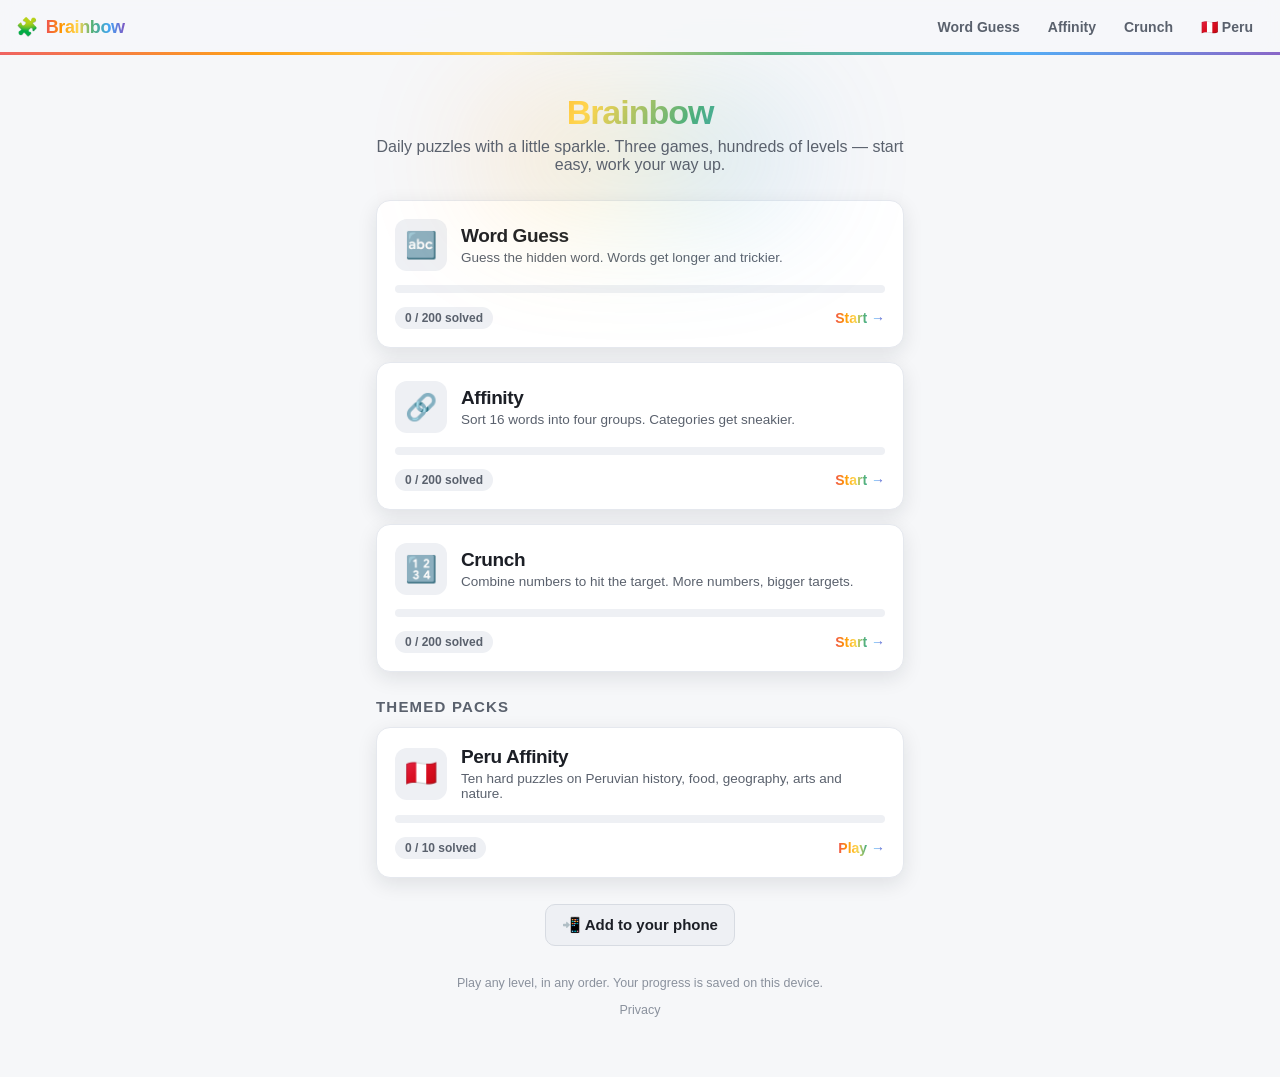
<file: index.html>
<!doctype html>
<html lang="en">
<head>
  <meta charset="utf-8" />
  <meta name="viewport" content="width=device-width, initial-scale=1, viewport-fit=cover" />
  <meta name="theme-color" content="#0f1115" />
  <title>Brainbow</title>
  <link rel="icon" href="data:image/svg+xml,%3Csvg xmlns='http://www.w3.org/2000/svg' viewBox='0 0 100 100'%3E%3Ctext y='.9em' font-size='90'%3E%F0%9F%A7%A9%3C/text%3E%3C/svg%3E" />
  <link rel="stylesheet" href="css/main.css?v=23" />
  <link rel="manifest" href="manifest.json" />
  <link rel="apple-touch-icon" href="icons/icon-180.png" />
  <meta name="apple-mobile-web-app-capable" content="yes" />
  <meta name="apple-mobile-web-app-status-bar-style" content="black-translucent" />
  <meta name="apple-mobile-web-app-title" content="Brainbow" />
  <meta name="mobile-web-app-capable" content="yes" />
</head>
<body>
  <div id="nav"></div>

  <main class="home">
    <header class="home-hero">
      <h1>Brainbow</h1>
      <p class="home-sub">Daily puzzles with a little sparkle. Three games, hundreds of levels — start easy, work your way up.</p>
    </header>

    <section class="cards" id="cards"></section>

    <h2 class="section-h">Themed packs</h2>
    <section class="cards" id="packs"></section>

    <div class="install-slot" id="install-slot"></div>

    <footer class="home-foot">
      <p>Play any level, in any order. Your progress is saved on this device.</p>
      <p class="foot-links"><a href="privacy.html">Privacy</a></p>
    </footer>
  </main>

  <script src="js/common.js?v=23"></script>
  <script src="js/home.js?v=23"></script>
  <script>
    if ("serviceWorker" in navigator) {
      window.addEventListener("load", function () {
        navigator.serviceWorker.register("sw.js").catch(function () {});
      });
    }
  </script>
</body>
</html>
</file>
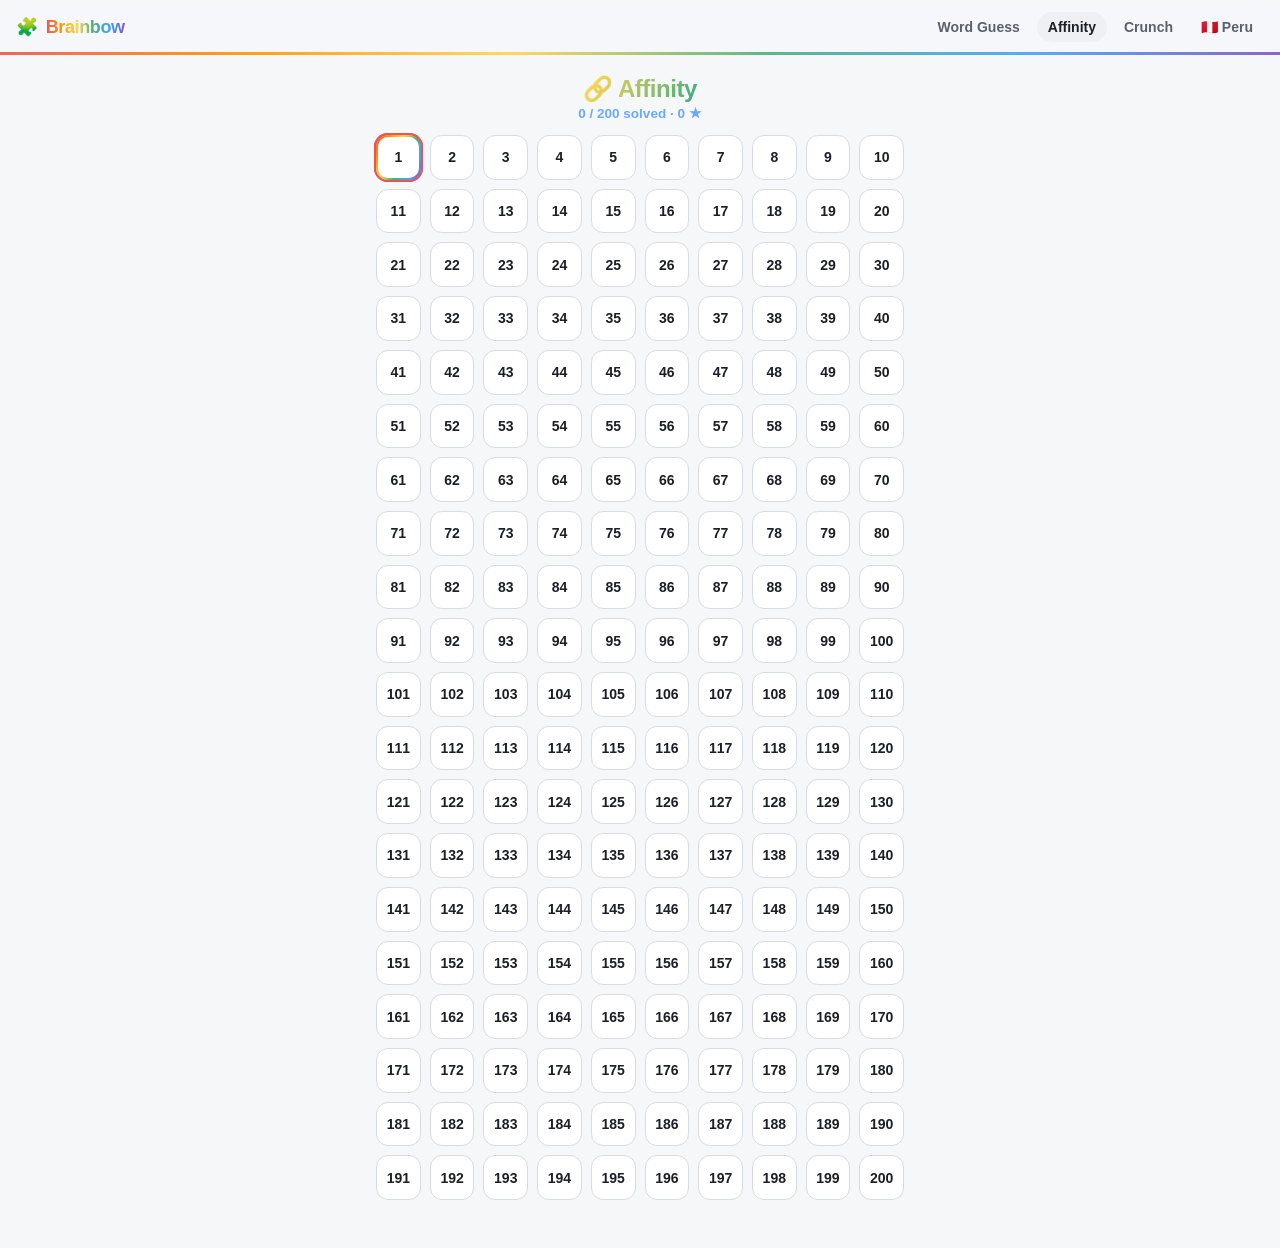
<file: connections.html>
<!doctype html>
<html lang="en">
<head>
  <meta charset="utf-8" />
  <meta name="viewport" content="width=device-width, initial-scale=1, viewport-fit=cover" />
  <meta name="theme-color" content="#0f1115" />
  <title>Affinity · Brainbow</title>
  <link rel="icon" href="data:image/svg+xml,%3Csvg xmlns='http://www.w3.org/2000/svg' viewBox='0 0 100 100'%3E%3Ctext y='.9em' font-size='90'%3E%F0%9F%94%97%3C/text%3E%3C/svg%3E" />
  <link rel="stylesheet" href="css/main.css?v=23" />
  <link rel="manifest" href="manifest.json" />
  <link rel="apple-touch-icon" href="icons/icon-180.png" />
  <meta name="apple-mobile-web-app-capable" content="yes" />
  <meta name="apple-mobile-web-app-status-bar-style" content="black-translucent" />
  <meta name="apple-mobile-web-app-title" content="Brainbow" />
  <meta name="mobile-web-app-capable" content="yes" />
</head>
<body>
  <div id="nav"></div>
  <main>
    <section id="select">
      <div class="game-head">
        <h1>🔗 Affinity</h1>
        <p id="progress-line"></p>
      </div>
      <div class="lv-grid" id="grid"></div>
    </section>

    <section id="play" hidden>
      <div class="play-head" id="playnav"></div>
      <p class="cn-hint" id="hint"></p>
      <div class="msg" id="msg"></div>
      <div class="cn-solved" id="solved"></div>
      <div class="cn-grid" id="cgrid"></div>
      <div class="cn-dots" id="dots"></div>
      <div class="hint-panel" id="hint-panel" hidden>
        <div class="hint-word" id="hint-word"></div>
        <div class="hint-text" id="hint-text"></div>
      </div>
      <div class="btn-row" id="controls">
        <button class="btn" id="hint-btn">💡 Hint <span id="hint-count">2</span></button>
        <button class="btn" id="shuffle-btn">Shuffle</button>
        <button class="btn" id="deselect-btn">Deselect</button>
        <button class="btn primary" id="submit-btn" disabled>Submit</button>
      </div>
    </section>
  </main>

  <script src="js/common.js?v=23"></script>
  <script src="js/cn-engine.js?v=23"></script>
  <script src="data/connections.js?v=23"></script>
  <script src="data/definitions.js?v=23"></script>
  <script src="js/connections.js?v=23"></script>
  <script>
    if ("serviceWorker" in navigator) {
      window.addEventListener("load", function () {
        navigator.serviceWorker.register("sw.js").catch(function () {});
      });
    }
  </script>
</body>
</html>
</file>
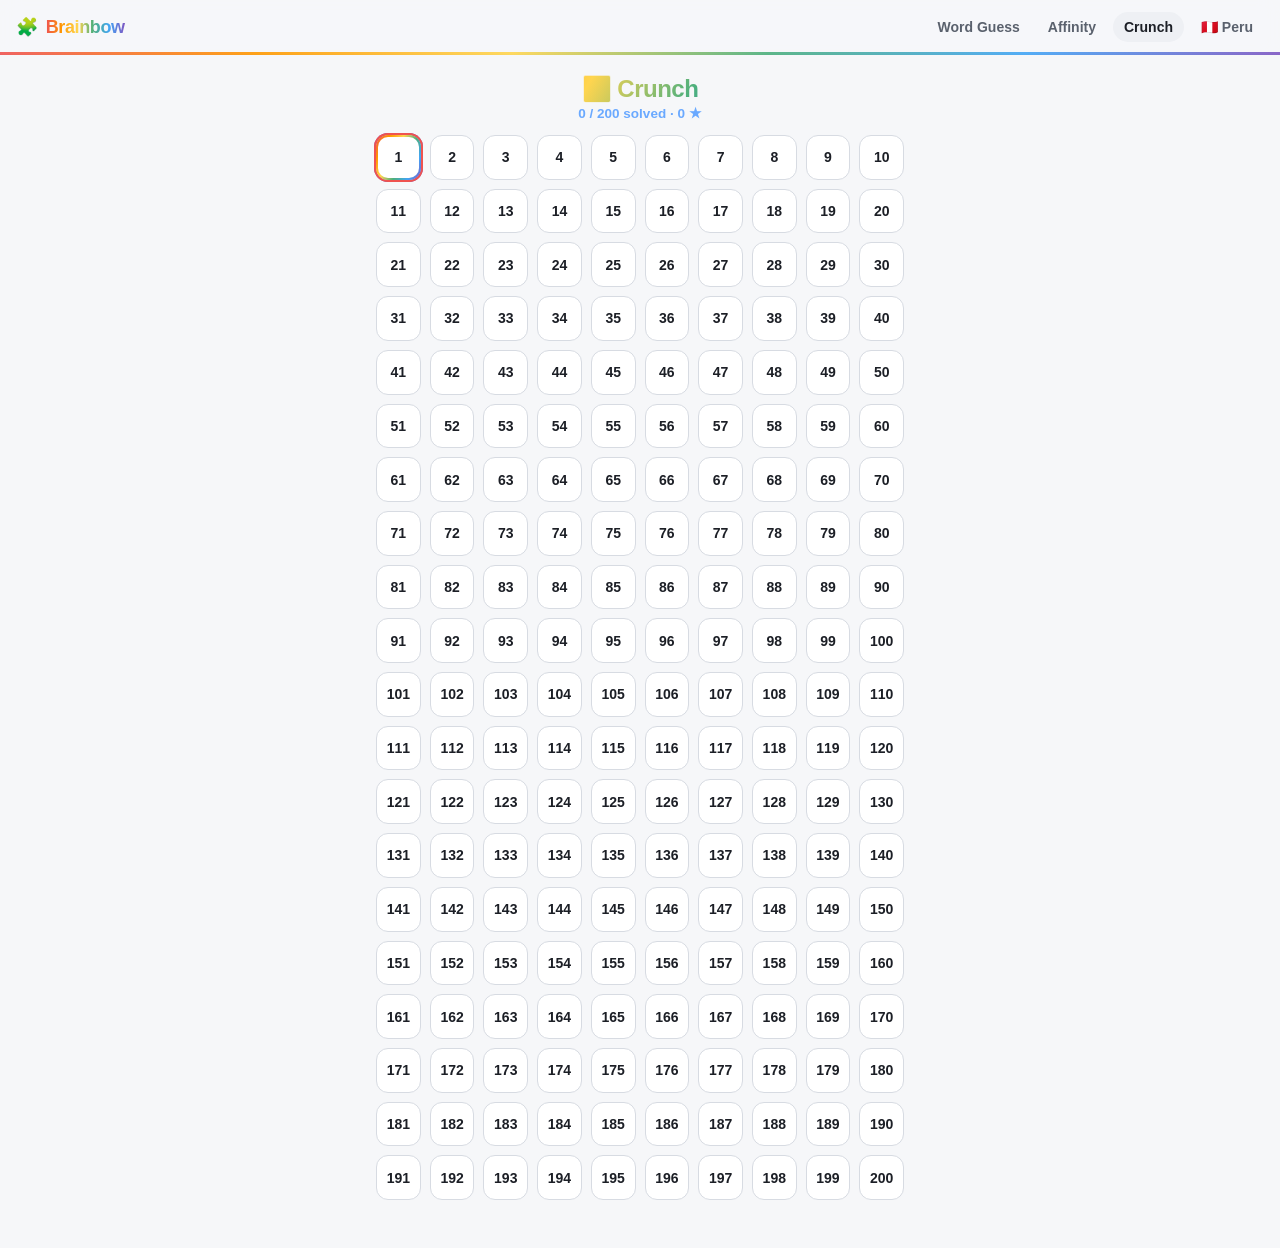
<file: digits.html>
<!doctype html>
<html lang="en">
<head>
  <meta charset="utf-8" />
  <meta name="viewport" content="width=device-width, initial-scale=1, viewport-fit=cover" />
  <meta name="theme-color" content="#0f1115" />
  <title>Crunch · Brainbow</title>
  <link rel="icon" href="data:image/svg+xml,%3Csvg xmlns='http://www.w3.org/2000/svg' viewBox='0 0 100 100'%3E%3Ctext y='.9em' font-size='90'%3E%F0%9F%94%A2%3C/text%3E%3C/svg%3E" />
  <link rel="stylesheet" href="css/main.css?v=23" />
  <link rel="manifest" href="manifest.json" />
  <link rel="apple-touch-icon" href="icons/icon-180.png" />
  <meta name="apple-mobile-web-app-capable" content="yes" />
  <meta name="apple-mobile-web-app-status-bar-style" content="black-translucent" />
  <meta name="apple-mobile-web-app-title" content="Brainbow" />
  <meta name="mobile-web-app-capable" content="yes" />
</head>
<body>
  <div id="nav"></div>
  <main>
    <section id="select">
      <div class="game-head">
        <h1>🔢 Crunch</h1>
        <p id="progress-line"></p>
      </div>
      <div class="lv-grid" id="grid"></div>
    </section>

    <section id="play" hidden>
      <div class="play-head" id="playnav"></div>
      <div class="dg-target">
        <div class="label">Target</div>
        <div class="num" id="target">—</div>
      </div>
      <div class="msg" id="msg"></div>
      <div class="dg-tiles" id="tiles"></div>
      <div class="dg-ops" id="ops"></div>
      <div class="btn-row" id="controls">
        <button class="btn" id="undo-btn">Undo</button>
        <button class="btn" id="reset-btn">Reset</button>
      </div>
    </section>
  </main>

  <script src="js/common.js?v=23"></script>
  <script src="js/digits.js?v=23"></script>
  <script>
    if ("serviceWorker" in navigator) {
      window.addEventListener("load", function () {
        navigator.serviceWorker.register("sw.js").catch(function () {});
      });
    }
  </script>
</body>
</html>
</file>
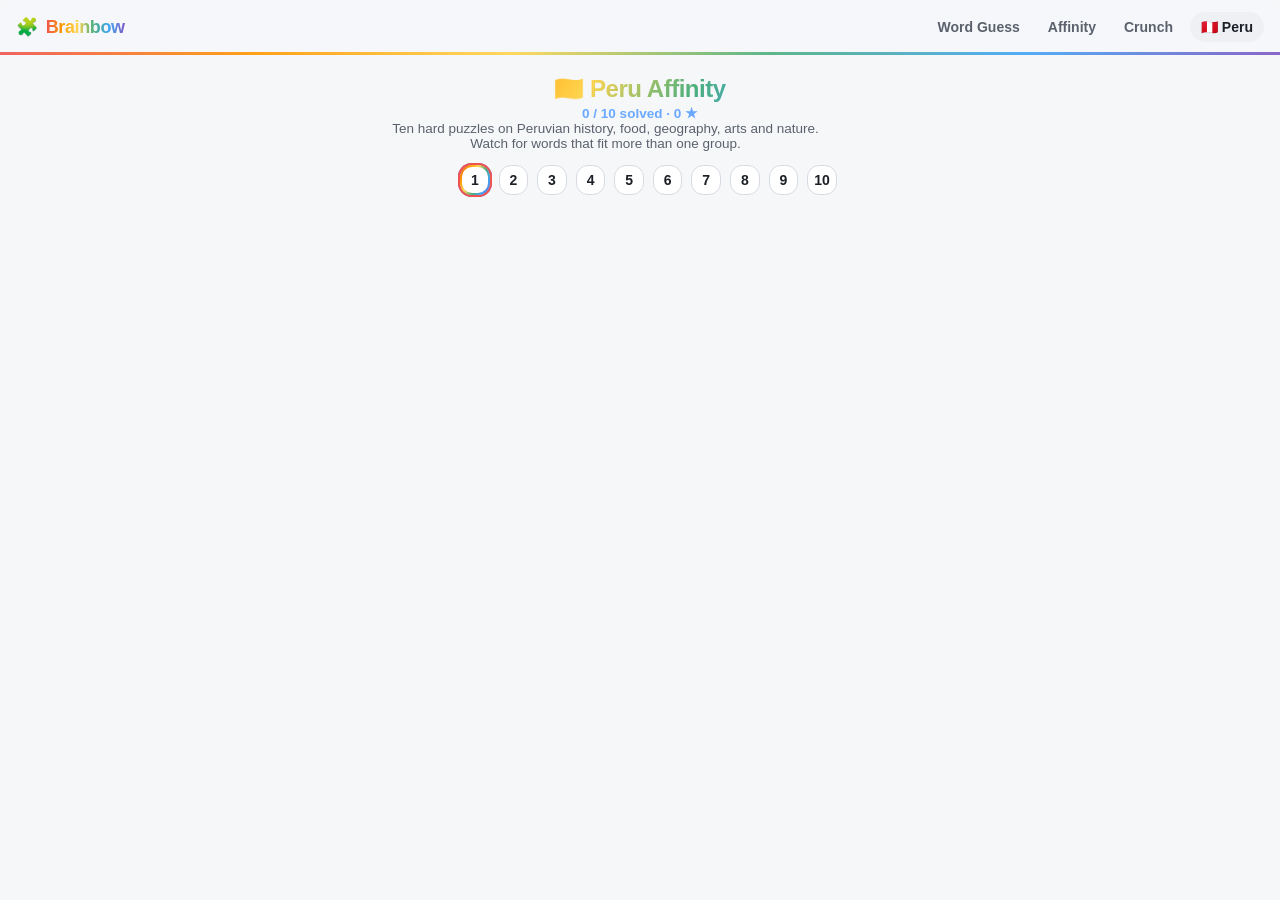
<file: peru.html>
<!doctype html>
<html lang="en">
<head>
  <meta charset="utf-8" />
  <meta name="viewport" content="width=device-width, initial-scale=1, viewport-fit=cover" />
  <meta name="theme-color" content="#0f1115" />
  <title>Peru Pack · Brainbow</title>
  <link rel="icon" href="data:image/svg+xml,%3Csvg xmlns='http://www.w3.org/2000/svg' viewBox='0 0 100 100'%3E%3Ctext y='.9em' font-size='90'%3E%F0%9F%87%B5%F0%9F%87%AA%3C/text%3E%3C/svg%3E" />
  <link rel="stylesheet" href="css/main.css?v=23" />
  <link rel="manifest" href="manifest.json" />
  <link rel="apple-touch-icon" href="icons/icon-180.png" />
  <meta name="apple-mobile-web-app-capable" content="yes" />
  <meta name="apple-mobile-web-app-status-bar-style" content="black-translucent" />
  <meta name="apple-mobile-web-app-title" content="Brainbow" />
  <meta name="mobile-web-app-capable" content="yes" />
</head>
<body>
  <div id="nav"></div>
  <main>
    <section id="select">
      <div class="game-head">
        <h1>🇵🇪 Peru Affinity</h1>
        <p id="progress-line"></p>
        <p class="pack-blurb">Ten hard puzzles on Peruvian history, food, geography, arts and nature. Watch for words that fit more than one group.</p>
      </div>
      <div class="lv-grid pack" id="grid"></div>
    </section>

    <section id="play" hidden>
      <div class="play-head" id="playnav"></div>
      <p class="cn-hint" id="hint"></p>
      <div class="msg" id="msg"></div>
      <div class="cn-solved" id="solved"></div>
      <div class="cn-grid" id="cgrid"></div>
      <div class="cn-dots" id="dots"></div>
      <div class="hint-panel" id="hint-panel" hidden>
        <div class="hint-word" id="hint-word"></div>
        <div class="hint-text" id="hint-text"></div>
      </div>
      <div class="btn-row" id="controls">
        <button class="btn" id="hint-btn">💡 Hint <span id="hint-count">2</span></button>
        <button class="btn" id="shuffle-btn">Shuffle</button>
        <button class="btn" id="deselect-btn">Deselect</button>
        <button class="btn primary" id="submit-btn" disabled>Submit</button>
      </div>
    </section>
  </main>

  <script src="js/common.js?v=23"></script>
  <script src="js/cn-engine.js?v=23"></script>
  <script src="data/peru.js?v=23"></script>
  <script src="data/definitions.js?v=23"></script>
  <script src="js/peru.js?v=23"></script>
  <script>
    if ("serviceWorker" in navigator) {
      window.addEventListener("load", function () {
        navigator.serviceWorker.register("sw.js").catch(function () {});
      });
    }
  </script>
</body>
</html>
</file>
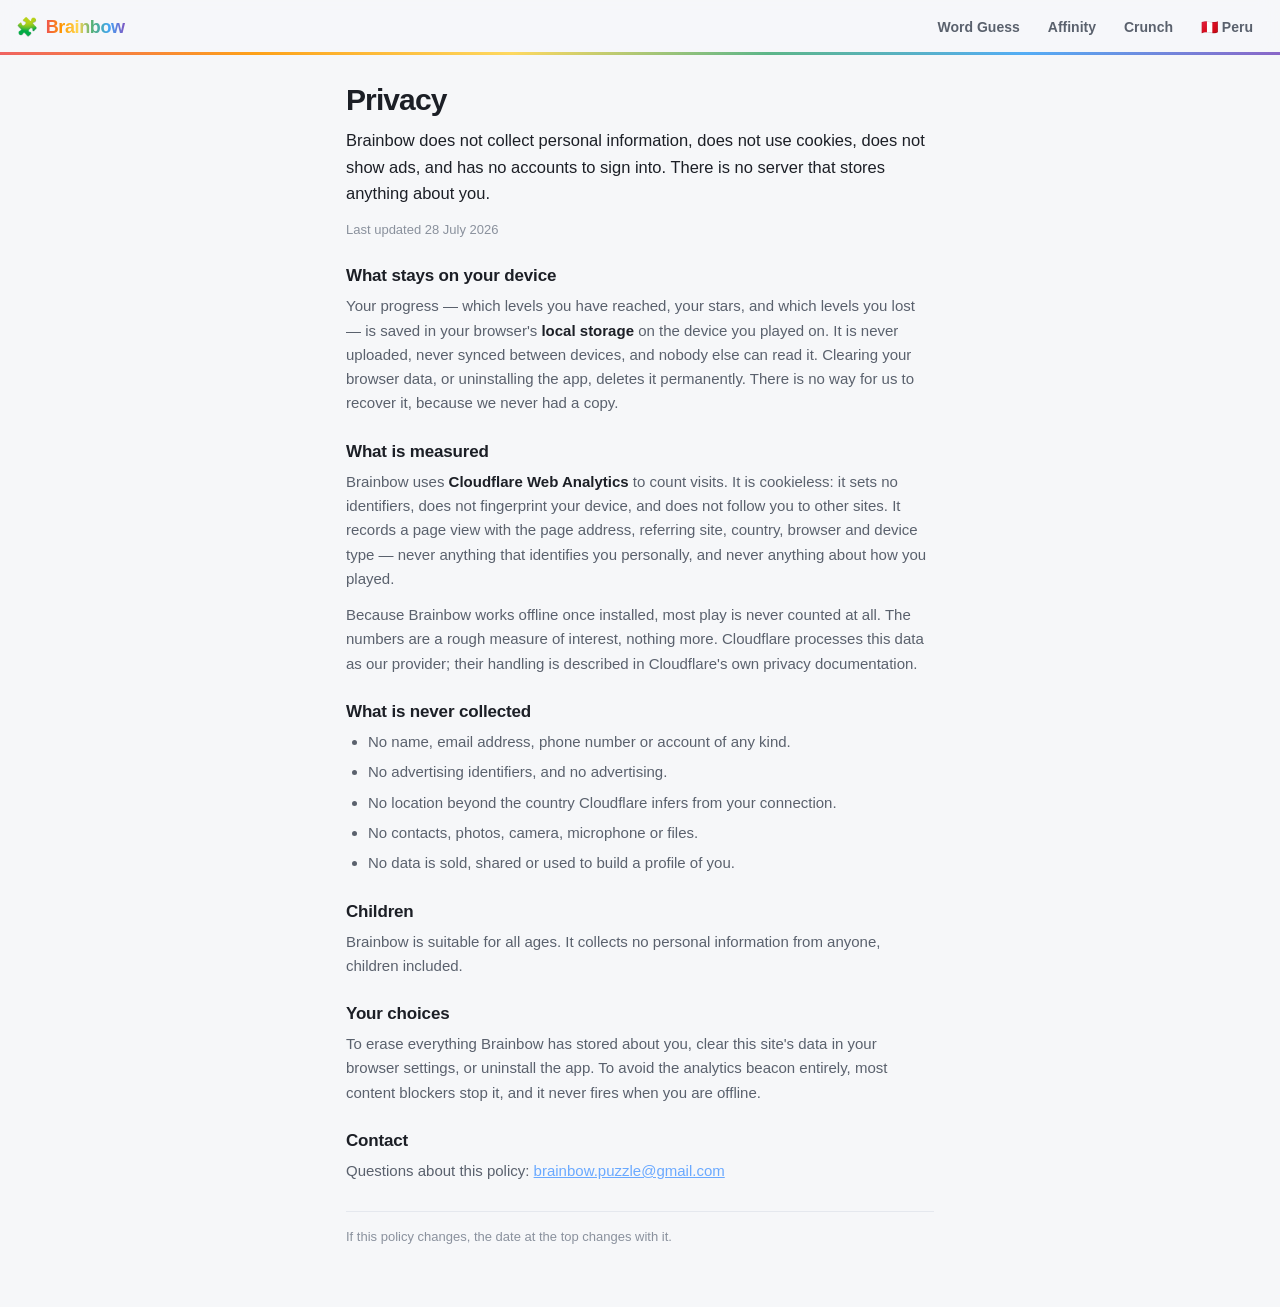
<file: privacy.html>
<!doctype html>
<html lang="en">
<head>
  <meta charset="utf-8" />
  <meta name="viewport" content="width=device-width, initial-scale=1, viewport-fit=cover" />
  <meta name="theme-color" content="#0f1115" />
  <title>Privacy · Brainbow</title>
  <link rel="icon" href="data:image/svg+xml,%3Csvg xmlns='http://www.w3.org/2000/svg' viewBox='0 0 100 100'%3E%3Ctext y='.9em' font-size='90'%3E%F0%9F%A7%A9%3C/text%3E%3C/svg%3E" />
  <link rel="stylesheet" href="css/main.css?v=23" />
  <link rel="manifest" href="manifest.json" />
  <link rel="apple-touch-icon" href="icons/icon-180.png" />
  <meta name="apple-mobile-web-app-capable" content="yes" />
  <meta name="apple-mobile-web-app-status-bar-style" content="black-translucent" />
  <meta name="apple-mobile-web-app-title" content="Brainbow" />
  <meta name="mobile-web-app-capable" content="yes" />
</head>
<body>
  <div id="nav"></div>

  <main class="prose">
    <h1>Privacy</h1>
    <p class="prose-lead">
      Brainbow does not collect personal information, does not use cookies, does
      not show ads, and has no accounts to sign into. There is no server that
      stores anything about you.
    </p>
    <p class="prose-date">Last updated 28 July 2026</p>

    <h2>What stays on your device</h2>
    <p>
      Your progress — which levels you have reached, your stars, and which levels
      you lost — is saved in your browser's <b>local storage</b> on the device you
      played on. It is never uploaded, never synced between devices, and nobody
      else can read it. Clearing your browser data, or uninstalling the app,
      deletes it permanently. There is no way for us to recover it, because we
      never had a copy.
    </p>

    <h2>What is measured</h2>
    <p>
      Brainbow uses <b>Cloudflare Web Analytics</b> to count visits. It is
      cookieless: it sets no identifiers, does not fingerprint your device, and
      does not follow you to other sites. It records a page view with the page
      address, referring site, country, browser and device type — never anything
      that identifies you personally, and never anything about how you played.
    </p>
    <p>
      Because Brainbow works offline once installed, most play is never counted at
      all. The numbers are a rough measure of interest, nothing more. Cloudflare
      processes this data as our provider; their handling is described in
      Cloudflare's own privacy documentation.
    </p>

    <h2>What is never collected</h2>
    <ul>
      <li>No name, email address, phone number or account of any kind.</li>
      <li>No advertising identifiers, and no advertising.</li>
      <li>No location beyond the country Cloudflare infers from your connection.</li>
      <li>No contacts, photos, camera, microphone or files.</li>
      <li>No data is sold, shared or used to build a profile of you.</li>
    </ul>

    <h2>Children</h2>
    <p>
      Brainbow is suitable for all ages. It collects no personal information from
      anyone, children included.
    </p>

    <h2>Your choices</h2>
    <p>
      To erase everything Brainbow has stored about you, clear this site's data in
      your browser settings, or uninstall the app. To avoid the analytics beacon
      entirely, most content blockers stop it, and it never fires when you are
      offline.
    </p>

    <h2>Contact</h2>
    <p>
      Questions about this policy: <a href="mailto:brainbow.puzzle@gmail.com">brainbow.puzzle@gmail.com</a>
    </p>

    <p class="prose-foot">
      If this policy changes, the date at the top changes with it.
    </p>
  </main>

  <script src="js/common.js?v=23"></script>
  <script>
    PZ.renderNav(null);
    if ("serviceWorker" in navigator) {
      window.addEventListener("load", function () {
        navigator.serviceWorker.register("sw.js").catch(function () {});
      });
    }
  </script>
</body>
</html>
</file>
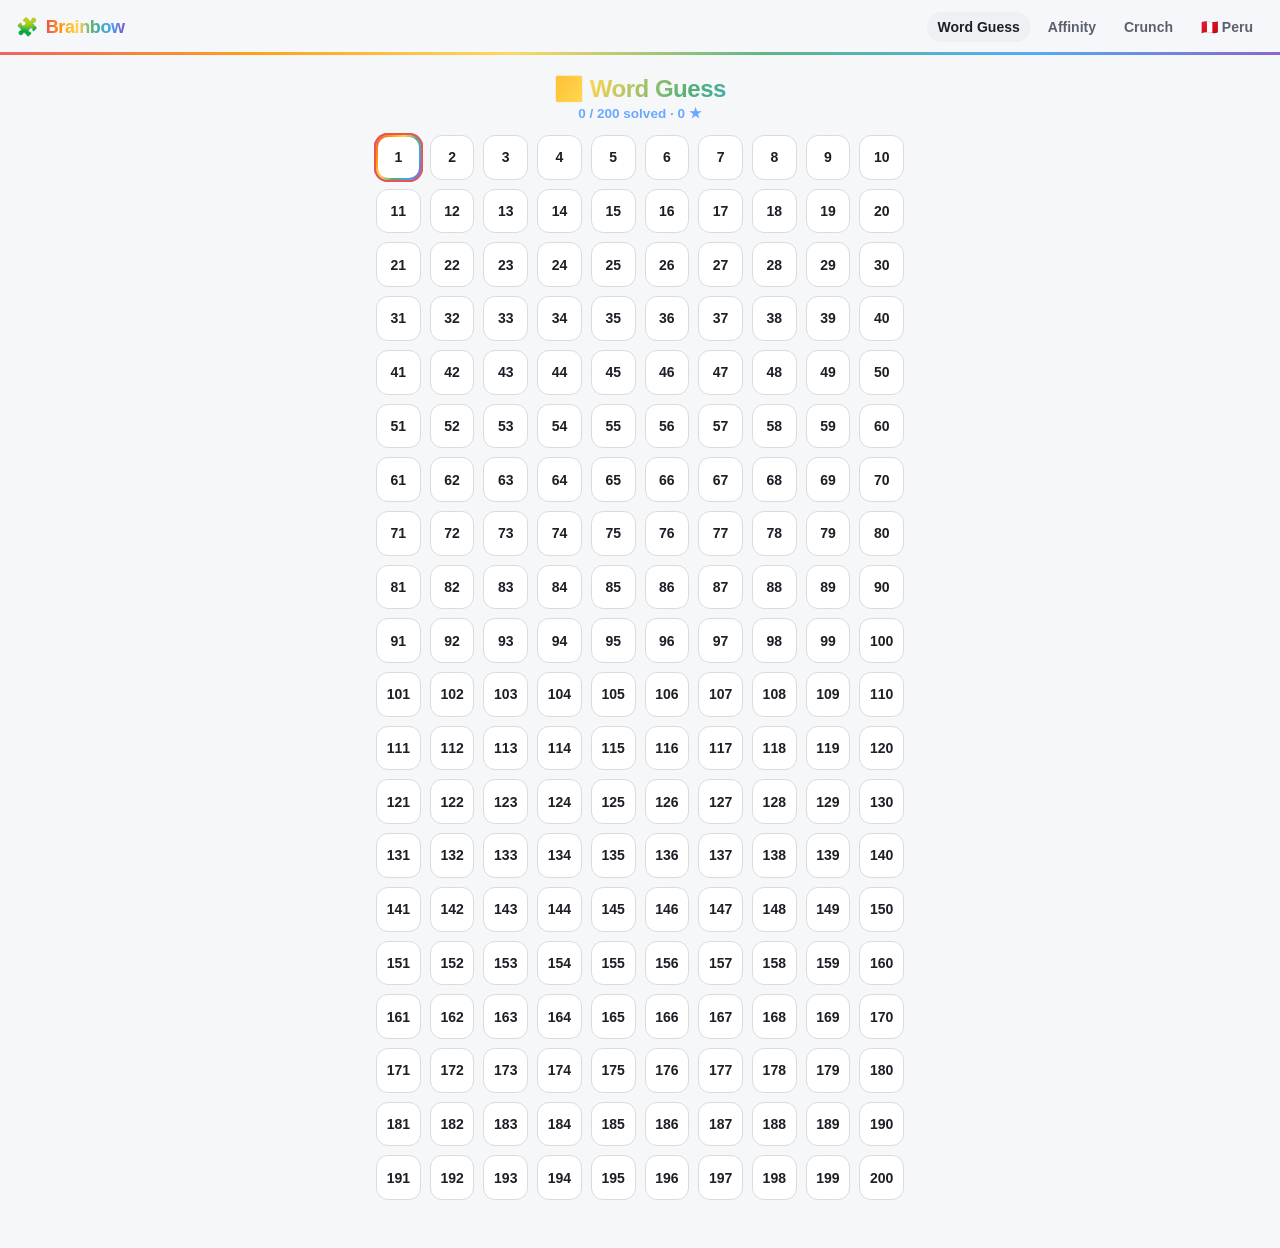
<file: wordle.html>
<!doctype html>
<html lang="en">
<head>
  <meta charset="utf-8" />
  <meta name="viewport" content="width=device-width, initial-scale=1, viewport-fit=cover" />
  <meta name="theme-color" content="#0f1115" />
  <title>Word Guess · Brainbow</title>
  <link rel="icon" href="data:image/svg+xml,%3Csvg xmlns='http://www.w3.org/2000/svg' viewBox='0 0 100 100'%3E%3Ctext y='.9em' font-size='90'%3E%F0%9F%94%A4%3C/text%3E%3C/svg%3E" />
  <link rel="stylesheet" href="css/main.css?v=23" />
  <link rel="manifest" href="manifest.json" />
  <link rel="apple-touch-icon" href="icons/icon-180.png" />
  <meta name="apple-mobile-web-app-capable" content="yes" />
  <meta name="apple-mobile-web-app-status-bar-style" content="black-translucent" />
  <meta name="apple-mobile-web-app-title" content="Brainbow" />
  <meta name="mobile-web-app-capable" content="yes" />
</head>
<body>
  <div id="nav"></div>
  <main>
    <section id="select">
      <div class="game-head">
        <h1>🔤 Word Guess</h1>
        <p id="progress-line"></p>
      </div>
      <div class="lv-grid" id="grid"></div>
    </section>

    <section id="play" hidden>
      <div class="play-head" id="playnav"></div>
      <div class="msg" id="msg"></div>
      <div class="wg-board" id="board"></div>
      <div class="kbd" id="kbd"></div>
    </section>
  </main>

  <script src="js/common.js?v=23"></script>
  <script src="data/wordle.js?v=23"></script>
  <script src="js/wordle.js?v=23"></script>
  <script>
    if ("serviceWorker" in navigator) {
      window.addEventListener("load", function () {
        navigator.serviceWorker.register("sw.js").catch(function () {});
      });
    }
  </script>
</body>
</html>
</file>
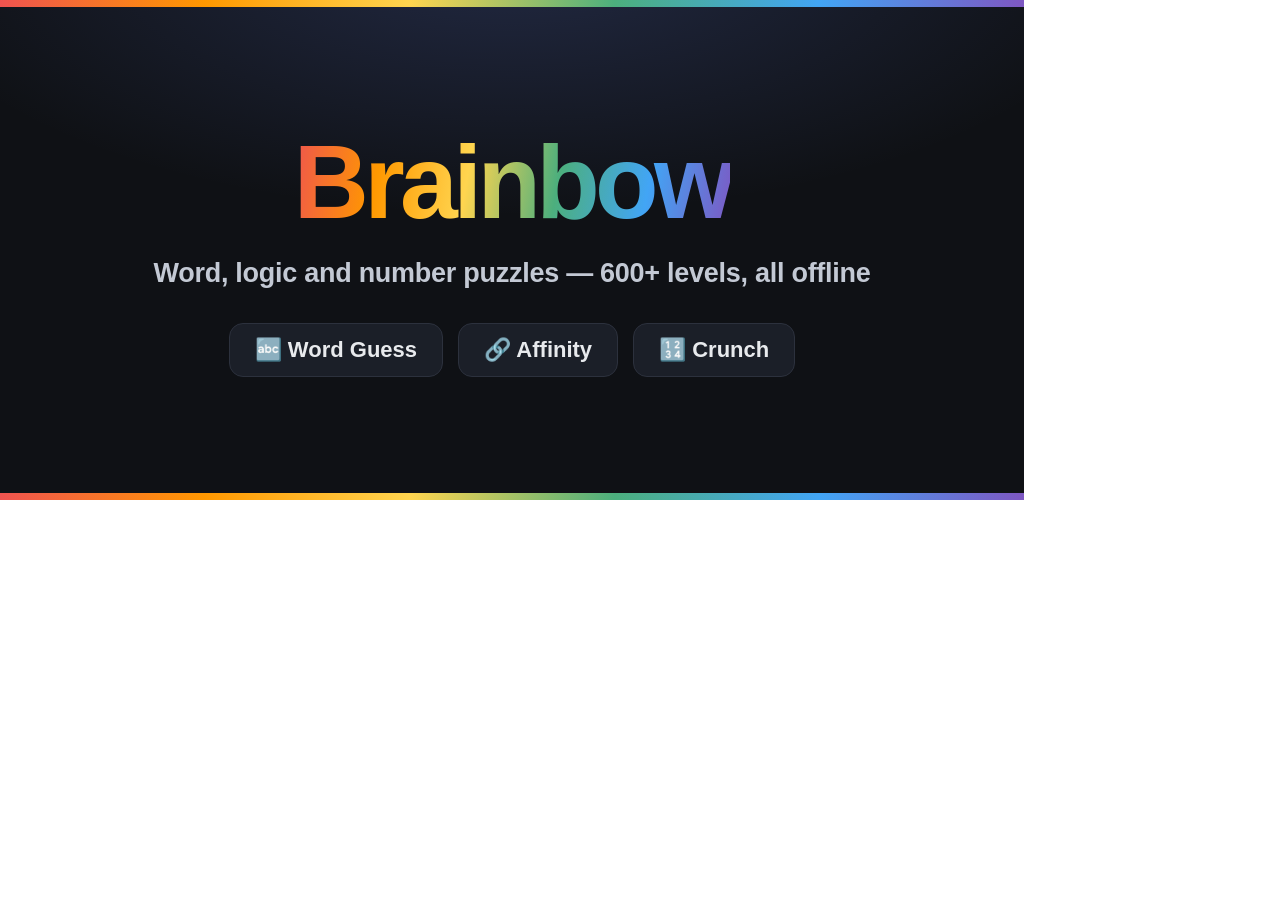
<file: store/feature-graphic.html>
<!doctype html><html><head><meta charset="utf-8"><style>
  @import url('');
  html,body{margin:0;padding:0;width:1024px;height:500px;overflow:hidden;
    font-family:-apple-system,BlinkMacSystemFont,"Segoe UI",Roboto,Helvetica,Arial,sans-serif;}
  .wrap{width:1024px;height:500px;background:#0f1115;position:relative;
    display:flex;flex-direction:column;align-items:center;justify-content:center;}
  .wrap::before{content:"";position:absolute;inset:0;
    background:radial-gradient(900px 380px at 50% -10%,rgba(110,140,255,.20),transparent 70%);}
  .bar{position:absolute;top:0;left:0;right:0;height:7px;
    background:linear-gradient(90deg,#ef5350,#ff9800,#ffd54f,#4caf7d,#42a5f5,#7e57c2);}
  .bar.b{top:auto;bottom:0;}
  h1{position:relative;font-size:104px;margin:0;letter-spacing:-.045em;font-weight:800;
    background:linear-gradient(100deg,#ef5350,#ff9800,#ffd54f,#4caf7d,#42a5f5,#7e57c2);
    -webkit-background-clip:text;background-clip:text;color:transparent;}
  p{position:relative;color:#c3c9d4;font-size:27px;margin:16px 0 0;font-weight:600;letter-spacing:-.01em;}
  .games{position:relative;display:flex;gap:15px;margin-top:34px;}
  .g{background:#1b1f28;border:1px solid #2c313d;border-radius:14px;
     padding:13px 25px;color:#e8eaed;font-size:22px;font-weight:700;display:flex;gap:10px;align-items:center;}
</style></head><body>
  <div class="wrap">
    <div class="bar"></div><div class="bar b"></div>
    <h1>Brainbow</h1>
    <p>Word, logic and number puzzles — 600+ levels, all offline</p>
    <div class="games">
      <div class="g">🔤 Word Guess</div>
      <div class="g">🔗 Affinity</div>
      <div class="g">🔢 Crunch</div>
    </div>
  </div>
</body></html>
</file>
<file: css/main.css>
:root {
  --bg: #0f1115;
  --bg-elev: #171a21;
  --bg-elev-2: #1f232c;
  --line: #2a2f3a;
  --line-soft: #21252e;
  --text: #e8eaed;
  --text-dim: #9aa1ac;
  --text-faint: #6b7280;
  --accent: #6aa9ff;
  --accent-2: #b98cff;

  /* Soft pride spectrum, used sparingly as a playful accent */
  --pride: linear-gradient(90deg, #ef5350, #ff9800, #ffd54f, #4caf7d, #42a5f5, #7e57c2);
  --pride-tilt: linear-gradient(120deg, #ef5350, #ff9800, #ffd54f, #4caf7d, #42a5f5, #7e57c2);

  --good: #4caf7d;   /* solved / progress, used across the app */
  --warn: #d8a94a;   /* present, wrong spot */
  --miss: #3a3f4a;   /* absent */

  /* Word Guess "correct spot" is deliberately Brainbow blue-violet rather
     than the green everyone expects from that genre — more on-brand, and it
     keeps our board from reading as a copy of someone else's. Kept separate
     from --good so the rest of the app's solved-green is untouched. */
  --wg-good: #5b83ea;
  --wg-good-2: #9b6cf0;

  /* Connections group colours — a vivid pride rainbow (warm → cool) */
  --c-yellow: #ff6b6b; /* d0 — coral red */
  --c-green: #ffd166;  /* d1 — sunshine yellow */
  --c-blue: #06d6a0;   /* d2 — teal green */
  --c-purple: #9b8cff; /* d3 — periwinkle violet */

  --radius: 14px;
  --radius-sm: 9px;
  --maxw: 560px;
  --shadow: 0 6px 24px rgba(0,0,0,.35);
  --font: -apple-system, BlinkMacSystemFont, "Segoe UI", Roboto, Helvetica, Arial, sans-serif;
}

@media (prefers-color-scheme: light) {
  :root {
    --bg: #f6f7f9;
    --bg-elev: #ffffff;
    --bg-elev-2: #eef0f4;
    --line: #d7dbe2;
    --line-soft: #e5e8ee;
    --text: #1c1f26;
    --text-dim: #5a616d;
    --text-faint: #8a919d;
    --miss: #c3c8d1;
    --shadow: 0 6px 20px rgba(20,25,40,.10);
  }
}

* { box-sizing: border-box; }

html, body {
  margin: 0;
  padding: 0;
  background: var(--bg);
  color: var(--text);
  font-family: var(--font);
  -webkit-text-size-adjust: 100%;
  -webkit-tap-highlight-color: transparent;
}

body {
  min-height: 100dvh;
  display: flex;
  flex-direction: column;
}

button { font-family: inherit; }

a { color: var(--accent); }

/* ---------- Top nav ---------- */
.nav {
  position: sticky;
  top: 0;
  z-index: 20;
  display: flex;
  align-items: center;
  gap: 10px;
  padding: 12px 16px calc(12px + env(safe-area-inset-bottom, 0px));
  padding-top: calc(12px + env(safe-area-inset-top, 0px));
  background: color-mix(in srgb, var(--bg) 85%, transparent);
  backdrop-filter: saturate(150%) blur(10px);
  border-bottom: 1px solid var(--line-soft);
}
.nav a.brand {
  font-weight: 800;
  letter-spacing: -.02em;
  color: var(--text);
  text-decoration: none;
  font-size: 18px;
  display: flex;
  align-items: center;
  gap: 8px;
}
.nav .spacer { flex: 1; }
.nav .links { display: flex; gap: 6px; }
.nav .links a {
  color: var(--text-dim);
  text-decoration: none;
  font-size: 14px;
  font-weight: 600;
  padding: 7px 11px;
  border-radius: 999px;
}
.nav .links a.active { color: var(--text); background: var(--bg-elev-2); }
.nav .links a:hover { color: var(--text); }

/* ---------- Layout ---------- */
main {
  width: 100%;
  max-width: var(--maxw);
  margin: 0 auto;
  padding: 20px 16px 48px;
  flex: 1;
}

/* ---------- Home ---------- */
.home-hero { text-align: center; margin: 18px 0 26px; }
.home-hero h1 { font-size: 34px; margin: 0 0 6px; letter-spacing: -.03em; }
.home-sub { color: var(--text-dim); margin: 0; }

.cards { display: grid; gap: 14px; }
.section-h { font-size: 15px; text-transform: uppercase; letter-spacing: .08em; color: var(--text-dim); margin: 26px 0 12px; }
.pack-blurb { color: var(--text-dim); font-size: 13px; margin: 8px auto 0; max-width: 34em; }
.lv-grid.pack { max-width: 360px; }
.card {
  display: block;
  text-decoration: none;
  color: inherit;
  background: var(--bg-elev);
  border: 1px solid var(--line-soft);
  border-radius: var(--radius);
  padding: 18px;
  box-shadow: var(--shadow);
  transition: transform .12s ease, border-color .12s ease;
}
.card:hover { transform: translateY(-2px); border-color: var(--line); }
.card:active { transform: translateY(0); }
.card-top { display: flex; align-items: center; gap: 14px; }
.card-icon {
  width: 52px; height: 52px; flex: none;
  border-radius: 12px;
  display: grid; place-items: center;
  font-size: 26px;
  background: var(--bg-elev-2);
}
.card-title { font-size: 19px; font-weight: 800; margin: 0; letter-spacing: -.02em; }
.card-desc { color: var(--text-dim); font-size: 13.5px; margin: 3px 0 0; }
.card-meta { display: flex; align-items: center; gap: 12px; margin-top: 14px; }
.badge {
  font-size: 12px; font-weight: 700; padding: 4px 10px; border-radius: 999px;
  background: var(--bg-elev-2); color: var(--text-dim);
}
.badge.done { background: color-mix(in srgb, var(--good) 22%, transparent); color: var(--good); }
.badge.streak { background: color-mix(in srgb, var(--warn) 20%, transparent); color: var(--warn); }
.card-cta { margin-left: auto; color: var(--accent); font-weight: 700; font-size: 14px; }

.home-foot { text-align: center; color: var(--text-faint); font-size: 12.5px; margin-top: 30px; }

/* "Add to your phone" — the install button and its explainer sheet */
.install-slot { display: flex; justify-content: center; margin: 26px 0 4px; }
.install-btn { font-size: 14px; padding: 9px 15px; }
.install-steps {
  margin: 0 0 14px;
  padding-left: 22px;
  color: var(--text-dim);
  font-size: 14px;
  line-height: 1.55;
}
.install-steps li { margin-bottom: 7px; }
.install-steps b { color: var(--text); }
.install-note {
  margin: 0;
  color: var(--text-faint);
  font-size: 12.5px;
  line-height: 1.5;
  text-align: center;
}

/* ---------- Generic game chrome ---------- */
.game-head { text-align: center; margin-bottom: 14px; }
.game-head h1 { font-size: 24px; margin: 0 0 2px; letter-spacing: -.02em; }
.game-head p { color: var(--text-dim); margin: 0; font-size: 13.5px; }

.msg {
  min-height: 22px;
  text-align: center;
  font-weight: 700;
  font-size: 14px;
  margin: 6px 0 12px;
  color: var(--text-dim);
}

.toast {
  position: fixed;
  left: 50%;
  top: 84px;
  transform: translateX(-50%);
  background: var(--text);
  color: var(--bg);
  padding: 10px 16px;
  border-radius: 8px;
  font-weight: 700;
  font-size: 14px;
  z-index: 60;
  box-shadow: var(--shadow);
  animation: toast-in .18s ease;
}
@keyframes toast-in { from { opacity: 0; transform: translate(-50%, -6px); } }

.btn {
  border: 1px solid var(--line);
  background: var(--bg-elev-2);
  color: var(--text);
  border-radius: 10px;
  padding: 11px 16px;
  font-size: 15px;
  font-weight: 700;
  cursor: pointer;
}
.btn:active { transform: translateY(1px); }
.btn.primary { background: var(--accent); border-color: var(--accent); color: #06122a; }
.btn:disabled { opacity: .45; cursor: default; }
.btn-row { display: flex; gap: 10px; justify-content: center; flex-wrap: wrap; }

/* ---------- Wordle ---------- */
.wg-board { --cell: 52px; display: grid; gap: 6px; justify-content: center; margin: 8px auto 16px; }
.wg-row { display: grid; gap: 6px; }
.wg-cell {
  width: var(--cell); height: var(--cell);
  border: 2px solid var(--line);
  border-radius: 6px;
  display: grid; place-items: center;
  font-size: calc(var(--cell) * 0.5); font-weight: 800; text-transform: uppercase;
  color: var(--text);
}
.wg-cell.filled { border-color: var(--text-faint); animation: pop .1s ease; }
.wg-cell.good {
  background: linear-gradient(135deg, var(--wg-good), var(--wg-good-2));
  border-color: var(--wg-good); color: #fff;
}
.wg-cell.warn { background: var(--warn); border-color: var(--warn); color: #fff; }
.wg-cell.miss { background: var(--miss); border-color: var(--miss); color: #fff; }
.wg-cell.reveal { background: transparent; border-color: var(--accent); color: var(--accent); }
.wg-cell.shake { animation: shake .35s ease; }
@keyframes pop { 50% { transform: scale(1.08); } }
@media (max-width: 400px) { .wg-board { --cell: 46px; } }
@media (max-width: 340px) { .wg-board { --cell: 40px; } }

.kbd { display: grid; gap: 7px; max-width: 500px; margin: 0 auto; }
.kbd-row { display: flex; gap: 6px; justify-content: center; }
.key {
  flex: 1;
  min-width: 0;
  height: 52px;
  border: none;
  border-radius: 6px;
  background: var(--bg-elev-2);
  color: var(--text);
  font-weight: 700;
  font-size: 14px;
  text-transform: uppercase;
  cursor: pointer;
}
.key.wide { flex: 1.6; font-size: 12px; }
.key.good { background: linear-gradient(135deg, var(--wg-good), var(--wg-good-2)); color: #fff; }
.key.warn { background: var(--warn); color: #fff; }
.key.miss { background: var(--miss); color: #fff; }
.key:active { transform: translateY(1px); }

/* ---------- Connections ---------- */
.cn-solved { display: grid; gap: 8px; margin-bottom: 8px; }
.cn-group {
  border-radius: 10px;
  padding: 10px 12px;
  text-align: center;
  color: #10131a;
}
.cn-group .cat { font-weight: 800; font-size: 13px; text-transform: uppercase; letter-spacing: .03em; }
.cn-group .members { font-weight: 600; font-size: 13px; margin-top: 2px; }
.cn-d0 { background: var(--c-yellow); }
.cn-d1 { background: var(--c-green); }
.cn-d2 { background: var(--c-blue); }
.cn-d3 { background: var(--c-purple); }

.cn-grid { display: grid; grid-template-columns: repeat(4, 1fr); gap: 8px; margin-bottom: 14px; }
.cn-tile {
  aspect-ratio: 1 / 1;
  border: none;
  border-radius: 8px;
  background: var(--bg-elev-2);
  color: var(--text);
  font-weight: 800;
  font-size: clamp(11px, 3.4vw, 15px);
  text-transform: uppercase;
  cursor: pointer;
  padding: 2px;
  display: grid; place-items: center;
  transition: transform .08s ease, background .12s ease;
  word-break: break-word;
  line-height: 1.05;
}
.cn-tile.sel { background: var(--text); color: var(--bg); }
.cn-tile.shake { animation: shake .35s ease; }
@keyframes shake { 25% { transform: translateX(-5px); } 75% { transform: translateX(5px); } }

.cn-dots { display: flex; gap: 8px; justify-content: center; margin: 4px 0 14px; }
.cn-dot { width: 13px; height: 13px; border-radius: 50%; background: var(--bg-elev-2); border: 1px solid var(--line); }
.cn-dot.used { background: var(--text-faint); border-color: var(--text-faint); }

/* ---------- Digits ---------- */
.dg-target {
  text-align: center;
  margin: 6px auto 18px;
}
.dg-target .label { color: var(--text-dim); font-size: 12px; text-transform: uppercase; letter-spacing: .1em; font-weight: 700; }
.dg-target .num { font-size: 52px; font-weight: 800; letter-spacing: -.02em; line-height: 1; margin-top: 2px; }

.dg-tiles { display: grid; grid-template-columns: repeat(3, 1fr); gap: 12px; max-width: 340px; margin: 0 auto 18px; }
.dg-tile {
  aspect-ratio: 1.4 / 1;
  border: 2px solid var(--line);
  border-radius: 12px;
  background: var(--bg-elev-2);
  color: var(--text);
  font-size: 26px;
  font-weight: 800;
  cursor: pointer;
  transition: transform .08s ease;
}
.dg-tile.sel { border-color: var(--accent); background: color-mix(in srgb, var(--accent) 18%, var(--bg-elev-2)); }
.dg-tile.used { opacity: .25; cursor: default; }
.dg-tile:active:not(.used) { transform: translateY(1px); }

.dg-ops { display: flex; gap: 10px; justify-content: center; margin-bottom: 16px; }
.dg-op {
  width: 56px; height: 56px;
  border: 2px solid var(--line);
  border-radius: 12px;
  background: var(--bg-elev);
  color: var(--text);
  font-size: 26px; font-weight: 800;
  cursor: pointer;
}
.dg-op.sel { border-color: var(--accent-2); background: color-mix(in srgb, var(--accent-2) 20%, var(--bg-elev)); }

/* ---------- Result overlay ---------- */
.overlay {
  position: fixed; inset: 0;
  background: rgba(0,0,0,.55);
  display: grid; place-items: center;
  padding: 20px;
  z-index: 50;
}
.overlay[hidden] { display: none; }
.sheet {
  background: var(--bg-elev);
  border: 1px solid var(--line);
  border-radius: 16px;
  padding: 22px;
  width: 100%;
  max-width: 400px;
  box-shadow: var(--shadow);
}
.sheet h2 { margin: 0 0 4px; text-align: center; font-size: 20px; }
.sheet .result-line { text-align: center; color: var(--text-dim); margin: 0 0 16px; font-weight: 600; }

/* ---------- Home cards: level progress ---------- */
.card-main { min-width: 0; }
.card-progress { margin-top: 14px; }
.bar {
  height: 8px; border-radius: 999px; background: var(--bg-elev-2);
  overflow: hidden; margin-bottom: 10px;
}
.bar span { display: block; height: 100%; border-radius: 999px; background: var(--good); transition: width .3s ease; }
.badge.star { background: color-mix(in srgb, var(--warn) 22%, transparent); color: var(--warn); }

/* ---------- Level select grid ---------- */
#progress-line { color: var(--accent); font-weight: 700; font-size: 13.5px; }
.lv-grid {
  display: grid;
  grid-template-columns: repeat(5, 1fr);
  gap: 9px;
  max-width: 420px;
  margin: 6px auto 0;
}
.lv {
  position: relative;
  aspect-ratio: 1 / 1;
  border: 1px solid var(--line);
  border-radius: 12px;
  background: var(--bg-elev);
  color: var(--text);
  font-weight: 800;
  font-size: 17px;
  cursor: pointer;
  display: grid;
  place-items: center;
}
.lv.open { border-color: var(--line); }
.lv.next { border-color: var(--accent); box-shadow: 0 0 0 2px color-mix(in srgb, var(--accent) 35%, transparent); }
.lv.done { background: color-mix(in srgb, var(--good) 20%, var(--bg-elev)); border-color: color-mix(in srgb, var(--good) 45%, var(--line)); }
.lv:active { transform: translateY(1px); }
.lvnum { line-height: 1; }
.lvstars {
  position: absolute; bottom: 5px; left: 0; right: 0;
  font-size: 9px; letter-spacing: 1px; color: var(--warn); line-height: 1;
}
.lv.lost {
  background: color-mix(in srgb, #d9615c 16%, var(--bg-elev));
  border-color: color-mix(in srgb, #d9615c 45%, var(--line));
  color: var(--text-faint);
  cursor: pointer;
}
.lvx { position: absolute; bottom: 4px; left: 0; right: 0; font-size: 11px; font-weight: 800; color: #d9615c; line-height: 1; }
@media (min-width: 440px) { .lv-grid { grid-template-columns: repeat(10, 1fr); max-width: 560px; } .lv { font-size: 14px; } }

/* ---------- Play view header ---------- */
.play-head { display: flex; align-items: center; gap: 12px; margin-bottom: 12px; }
.btn.back { padding: 8px 12px; font-size: 14px; }
.lvnav { display: flex; align-items: center; gap: 8px; margin-left: auto; }
.btn.navbtn { padding: 8px 13px; font-size: 15px; }
.btn.navbtn:disabled { opacity: .3; }
.level-label { font-weight: 800; font-size: 15px; color: var(--text); min-width: 92px; text-align: center; }
.cn-hint { text-align: center; color: var(--text-faint); font-size: 12.5px; margin: 0 0 8px; }

/* Hint (word explanation) panel */
.hint-panel {
  background: var(--bg-elev);
  border: 1px solid var(--line-soft);
  border-left: 3px solid var(--warn);
  border-radius: var(--radius-sm);
  padding: 10px 14px;
  margin: 0 0 14px;
  animation: toast-in .18s ease;
}
.hint-word { font-weight: 800; font-size: 13px; letter-spacing: .04em; margin-bottom: 3px; }
.hint-text { color: var(--text-dim); font-size: 13.5px; line-height: 1.45; }
#hint-btn.thinking { opacity: .6; }
#hint-count {
  display: inline-block; min-width: 18px; text-align: center;
  background: color-mix(in srgb, var(--warn) 22%, transparent);
  color: var(--warn); border-radius: 999px; font-size: 12px; padding: 1px 5px; margin-left: 2px;
}

/* ---------- Result overlay stars ---------- */
.result-stars { text-align: center; font-size: 34px; letter-spacing: 6px; color: var(--warn); margin: 4px 0 6px; }
.sheet .btn-row { margin-top: 10px; }

/* ======================================================================
   Playful pride accents — a soft rainbow used sparingly, base UI stays calm
   ====================================================================== */

/* Thin pride hairline under the sticky header */
.nav::after {
  content: "";
  position: absolute;
  left: 0; right: 0; bottom: -1px;
  height: 3px;
  background: var(--pride);
  opacity: .9;
}
/* Rainbow wordmark */
.nav .brand span {
  background: var(--pride);
  -webkit-background-clip: text;
  background-clip: text;
  -webkit-text-fill-color: transparent;
  color: transparent;
}

/* Home hero: gradient title + a soft rainbow glow behind it */
.home-hero { position: relative; z-index: 0; }
.home-hero::before {
  content: "";
  position: absolute;
  left: 50%; top: 4px;
  transform: translateX(-50%);
  width: min(320px, 80%); height: 120px;
  background: var(--pride-tilt);
  filter: blur(64px);
  opacity: .20;
  border-radius: 999px;
  z-index: -1;
  pointer-events: none;
}
.home-hero h1 {
  background: var(--pride-tilt);
  -webkit-background-clip: text;
  background-clip: text;
  -webkit-text-fill-color: transparent;
  color: transparent;
}
.game-head h1 {
  background: var(--pride-tilt);
  -webkit-background-clip: text;
  background-clip: text;
  -webkit-text-fill-color: transparent;
  color: transparent;
}

/* Primary actions & progress bars carry the gradient */
.btn.primary {
  background: var(--pride-tilt);
  border: none;
  color: #12131a;
}
.bar span { background: var(--pride); }

/* The next-up level gets a gentle rainbow ring */
.lv.next {
  border-color: transparent;
  box-shadow: 0 0 0 2px #ef5350, 0 0 0 2px #7e57c2;
  background:
    linear-gradient(var(--bg-elev), var(--bg-elev)) padding-box,
    var(--pride-tilt) border-box;
  border: 2px solid transparent;
}

/* A little bounce on playable level tiles */
.lv.open:hover, .lv.done:hover { transform: translateY(-2px); }
.lv { transition: transform .1s ease; }

/* Star badge & card star tint stays warm; add a subtle gradient to CTAs */
.card-cta { background: var(--pride); -webkit-background-clip: text; background-clip: text; -webkit-text-fill-color: transparent; color: transparent; font-weight: 800; }

/* Keep the header from overflowing on small screens (longer wordmark + 4 links) */
.nav .links { overflow-x: auto; scrollbar-width: none; }
.nav .links::-webkit-scrollbar { display: none; }
@media (max-width: 520px) {
  .nav { padding-left: 12px; padding-right: 12px; gap: 6px; }
  .nav .brand { font-size: 16px; }
  .nav .links { gap: 2px; }
  .nav .links a { font-size: 12.5px; padding: 6px 7px; white-space: nowrap; }
}

/* ---------- Prose pages (privacy) ---------- */
.prose { max-width: 620px; }
.prose h1 { font-size: 30px; margin: 8px 0 10px; letter-spacing: -.03em; }
.prose h2 {
  font-size: 17px; margin: 26px 0 8px; letter-spacing: -.01em;
  color: var(--text);
}
.prose p { color: var(--text-dim); line-height: 1.62; margin: 0 0 12px; font-size: 15px; }
.prose p b { color: var(--text); }
.prose ul { color: var(--text-dim); line-height: 1.62; font-size: 15px; padding-left: 22px; margin: 0 0 12px; }
.prose li { margin-bottom: 6px; }
.prose-lead { font-size: 16.5px !important; color: var(--text) !important; }
.prose-date { color: var(--text-faint) !important; font-size: 13px !important; }
.prose-foot {
  margin-top: 28px !important; padding-top: 14px;
  border-top: 1px solid var(--line-soft);
  color: var(--text-faint) !important; font-size: 13px !important;
}
.foot-links { margin-top: 8px; }
.foot-links a { color: var(--text-faint); font-size: 12.5px; text-decoration: none; }
.foot-links a:hover { color: var(--text-dim); text-decoration: underline; }
</file>
